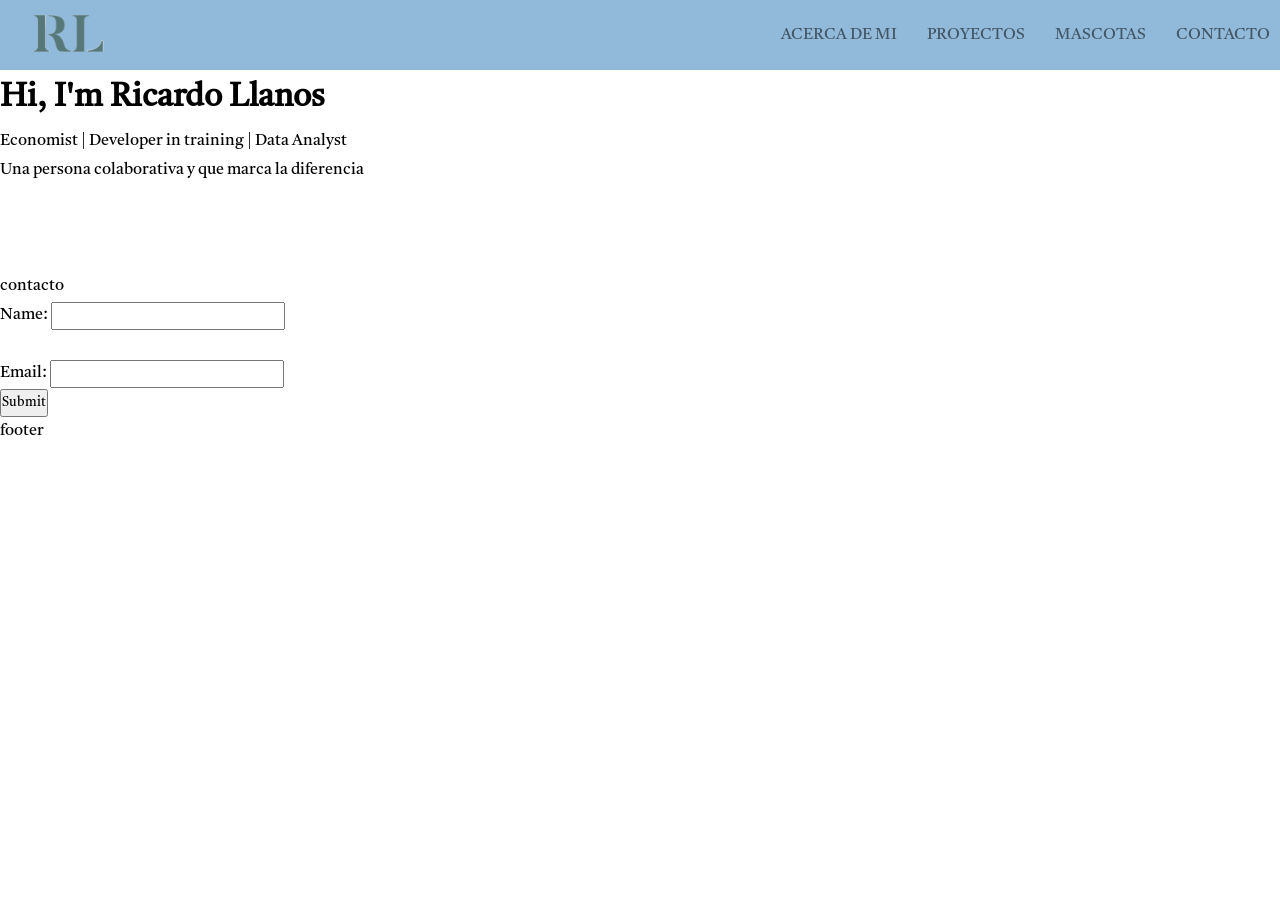
<file: index.html>
<!DOCTYPE html>
<html lang="en">
    <head>
        <meta charset="UTF-8">
        <meta name="viewport" content="width=device-width, initial-scale=1.0">
        <title>Ricardo Llanos</title>
        <link rel="stylesheet" href="style.css">
        <link rel="preconnect" href="https://fonts.googleapis.com">
        <link rel="preconnect" href="https://fonts.gstatic.com" crossorigin>
        <link href="https://fonts.googleapis.com/css2?family=Tiro+Kannada:ital@0;1&display=swap" rel="stylesheet">
    </head>
    <body>
        <header>
            <img src="img/Adobe Express - file.png" alt="" class="logo">
             <input type="checkbox" id="check">
             <nav class="menu"></nav>
                <ul>
                    <label for="check" class="mostrar-menu">
                    &#8801
                    </label>
                    <li><a href="#">ACERCA DE MI</a></li>
                    <li><a href="#">PROYECTOS</a></li>
                    <li><a href="mascotas.html">MASCOTAS</a></li>
                    <li><a href="#">CONTACTO</a></li>
                    <label for="check" class="esconder-menu">
                    &#215
                    </label>
                </ul>
        
             </nav>    
        </header>
        
        <figure>
            <div>
                <h1> Hi, I'm Ricardo Llanos</h1>
                <p>Economist | Developer in training | Data Analyst</p>
            </div>  
        </figure>
        <main class="contenedor-main">
            <section>
                <p>Una persona colaborativa y que marca la diferencia</p>
            </section>
            <section>
                <ul>
                    <li>
                        
                    </li>
                    <li>

                    </li>
                    <li>

                    </li>
                </ul>
            </section>
            <section>
                contacto
                <form action="/sumbit" method="post"></form>
                <label for="name">Name:</label>
                <input type="text" id="name" name="name">
                <br><br>
                <label for="email">Email:</label>
                <input type="text" id="email" name="email"><br>
                <input type="submit" value="Submit">
            </section>
            </section>
        </main>
        <footer>
            footer
        </footer>
    </body>
</html>
</file>
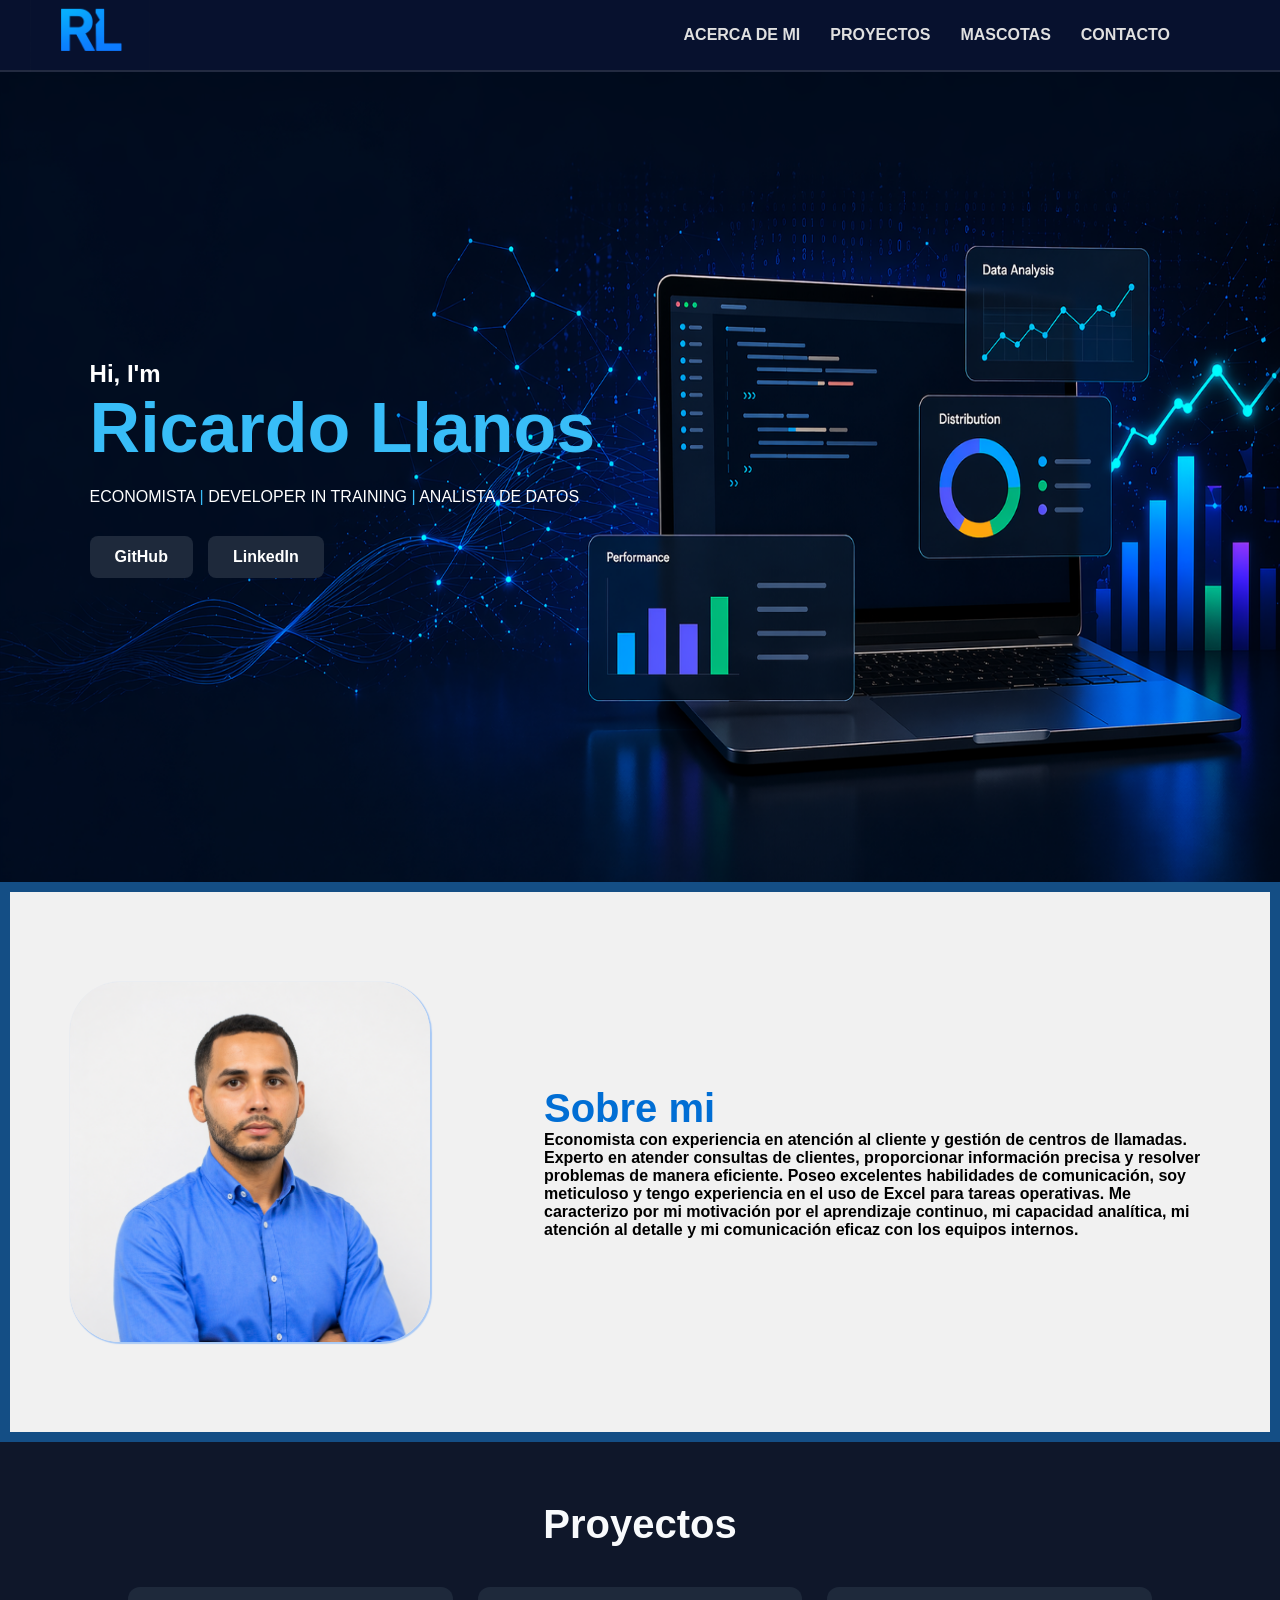
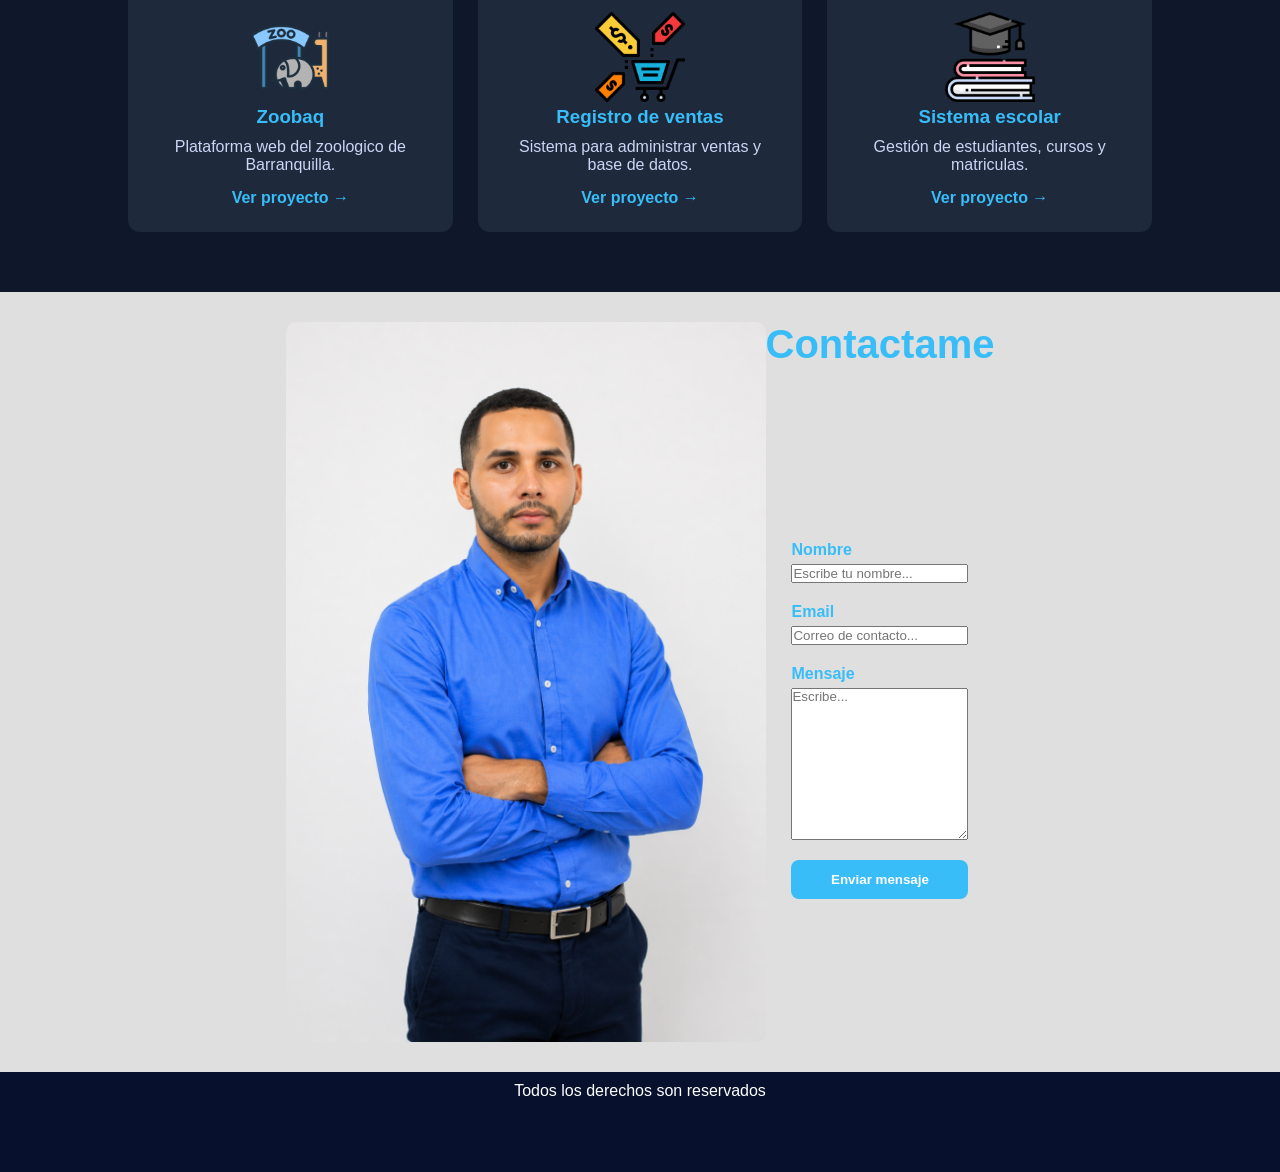
<file: historia de usuario/index.html>
<!DOCTYPE html>
<html lang="en">
    <head>
        <meta charset="UTF-8">
        <meta name="viewport" content="width=device-width, initial-scale=1.0">
        <title>Ricardo Llanos</title>
        <link rel="stylesheet" href="style.css">
        <link rel="preconnect" href="https://fonts.googleapis.com">
        <link rel="preconnect" href="https://fonts.gstatic.com" crossorigin>
        <link href="https://fonts.googleapis.com/css2?family=Tiro+Kannada:ital@0;1&display=swap" rel="stylesheet">
    </head>
    <body>
        <header>
             <img src="img/logo.png" alt="logo" class="logo">
             <!-- BOTON PARA DESPLEGAR EL MENU EN MOVIL -->
             <button id="btn-show" onclick="hiddenHamburguer()">≡ Desplegar menu</button> 
             <nav class="menu" id="nav-menu">
                
                <a href="#">ACERCA DE MI</a>
                <a href="#">PROYECTOS</a>
                <a href="mascotas.html">MASCOTAS</a>
                <a href="#">CONTACTO</a>
             </nav>    
        </header>
        
        <section class="seccion-heroe">
            <img src="img/banner.png" alt="" id="banner">

            <div class="contenido-banner">
                <h1>Hi, I'm <br><span class="nombre-style">Ricardo Llanos</span></h1>
                <p>ECONOMISTA <span>|</span> DEVELOPER IN TRAINING <span>|</span> ANALISTA DE DATOS</p>

                <!-- BOTONES DENTRO DEL CONTENIDO -->
                <div class="contenedor-btns">
                    <a href="https://github.com/ricardollanoz" class="btn github">GitHub</a>
                    <a href="https://www.linkedin.com/in/ricardollanosalvarez/?original_referer=" class="btn linkedin">LinkedIn</a>
                </div>
            </div>
        </section>  <!-- CUERPO PRINCIPAL -->
        <main class="contenedor-main">
            <section class="sobre-mi">
                <img src="img/fotoricardo.png" alt="Foto principal de Ricardo Llanos">
                <div>
                <H1>Sobre mi</H1>
                <p>Economista con experiencia en atención al cliente y gestión de centros de llamadas. 
                    Experto en atender consultas de clientes, proporcionar información precisa y resolver problemas  
                    de manera eficiente. Poseo excelentes habilidades de comunicación, soy meticuloso y tengo experiencia 
                    en el uso de Excel para tareas operativas. Me caracterizo por mi motivación por el aprendizaje continuo, 
                    mi capacidad analítica, mi atención al detalle y mi comunicación eficaz con los equipos internos.</p>
                </div>
                </section>
                <!-- MOSAICO DE PROYECTOS -->
            <section class="proyectos">
                <h2>Proyectos</h2>

                <div class="grid-proyectos">
                    
                    <div class="card">
                        <img src="img/zoo.png" alt="logo del proyecto">
                        <h3>Zoobaq</h3>
                        <p>Plataforma web del zoologico de Barranquilla.</p>
                        <a href="https://github.com/ricardollanoz/html_css_udemy/tree/master/seccion02">Ver proyecto →</a>
                    </div>

                    <div class="card">
                        <img src="img/ventas.png" alt="logo del proyecto">
                        <h3>Registro de ventas</h3>
                        <p>Sistema para administrar ventas y base de datos.</p>
                        <a href="https://github.com/ricardollanoz/sales_record_project">Ver proyecto →</a>
                    </div>

                    <div class="card">
                        <img src="img/conocimiento.png" alt="logo del proyecto">
                        <h3>Sistema escolar</h3>
                        <p>Gestión de estudiantes, cursos y matriculas.</p>
                        <a href="https://github.com/ricardollanoz/managment">Ver proyecto →</a>
                    </div>

                </div>
                <!-- FORMULARIO DE CONTACTO -->
            </section>
            <section class="contacto">
                <img src="img/fotoricardo1.png" alt="Foto de contacto de Ricardo Llanos">
                <div>
                <h2>Contactame</h2>

                <form action="/submit" method="post" class="formulario" id="mi-formulario">

                    <div class="campo">
                        <label for="name">Nombre</label>
                        <input type="text" id="name" name="name" placeholder="Escribe tu nombre..." required>
                    </div>

                    <div class="campo">
                        <label for="email">Email</label>
                        <input type="email" id="email" name="email" placeholder="Correo de contacto..." required>
                    </div>

                    <div class="campo">
                        <label for="mensaje">Mensaje</label>
                        <textarea id="mensaje" name="mensaje" rows="10" placeholder="Escribe..."></textarea>
                    </div>

                    <button type="submit" class="btn-enviar" id="mensaje-exitoso">Enviar mensaje</button>
                </form>
                </div>
                
            </section>
        </main>
        <footer>
            <p>Todos los derechos son reservados</p>
        </footer>
        <script src="main.js"></script>
    </body>
</html>
</file>
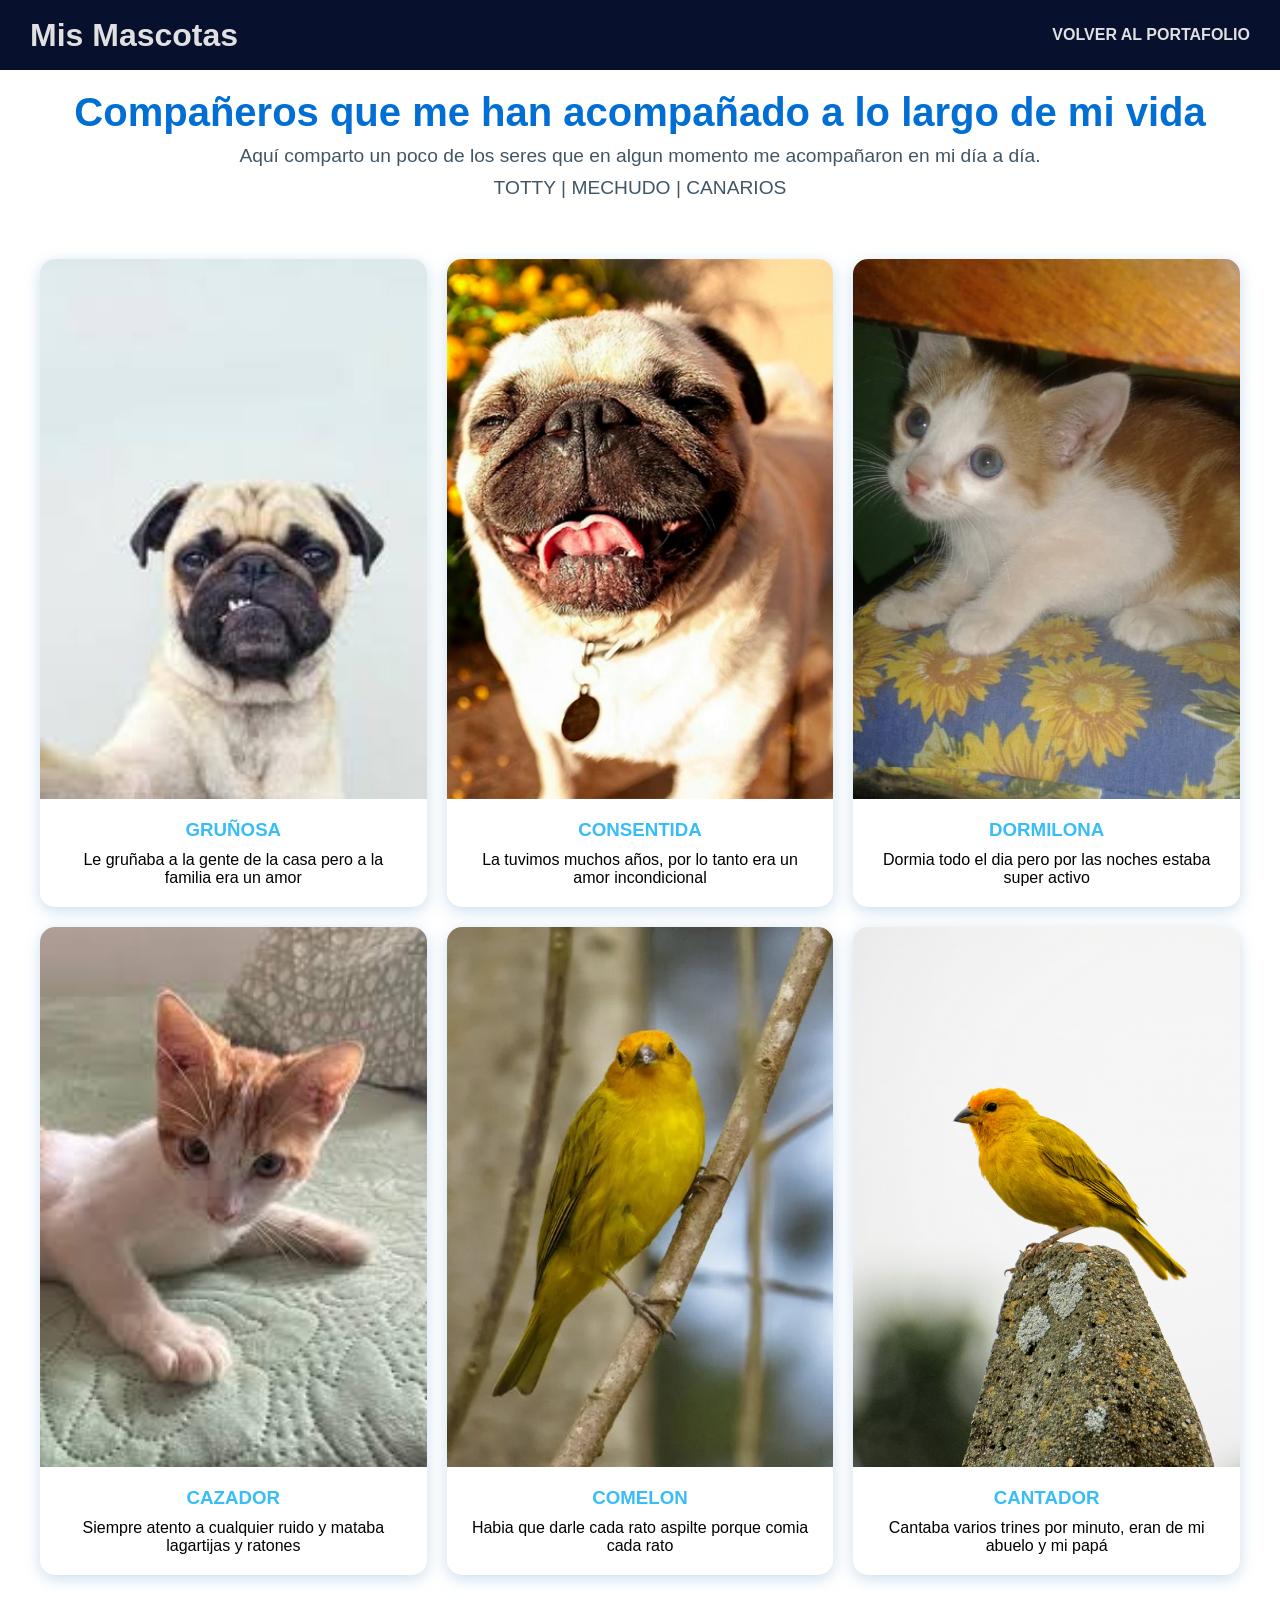
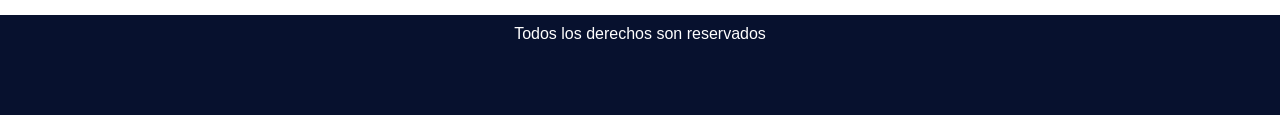
<file: historia de usuario/mascotas.html>
<!DOCTYPE html>
<html lang="es">
    <head>
        <meta charset="UTF-8">
        <meta name="viewport" content="width=device-width, initial-scale=1.0">
        <title>Mascotas</title>
        <link rel="stylesheet" href="stylemascotas.css">
        <link rel="preconnect" href="https://fonts.googleapis.com">
        <link rel="preconnect" href="https://fonts.gstatic.com" crossorigin>
        <link href="https://fonts.googleapis.com/css2?family=Tiro+Kannada:ital@0;1&display=swap" rel="stylesheet">
    </head>
    <body>
        <header>
        <h1>Mis Mascotas</h1>
        <nav class="menu">
            <!-- Enlace para volver al portafolio -->
            <a href="index.html"> VOLVER AL PORTAFOLIO</a>
        </nav>    
    </header>

    <main class="contenedor-main">
        <section class="introduccion-mascotas">
            <h2>Compañeros que me han acompañado a lo largo de mi vida</h2>
            <p>Aquí comparto un poco de los seres que en algun momento me acompañaron en mi día a día.</p>
            <p>TOTTY | MECHUDO | CANARIOS</p>
        </section>

        <!-- Galería combinando Grid y Flexbox -->
        <section class="galeria-mascotas">
            
            <article class="mascota-item">
                <img src="img/mascota1.png" alt="totty">
                <div class="info-mascota">
                    <h3>GRUÑOSA</h3>
                    <p>Le gruñaba a la gente de la casa pero a la familia era un amor</p>
                </div>
            </article>

            <article class="mascota-item">
                <img src="img/mascota2.png" alt="totty">
                <div class="info-mascota">
                    <h3>CONSENTIDA</h3>
                    <p>La tuvimos muchos años, por lo tanto era un amor incondicional</p>
                </div>
            </article>

            <article class="mascota-item">
                <img src="img/mascota3.png" alt="mechudo">
                <div class="info-mascota">
                    <h3>DORMILONA</h3>
                    <p>Dormia todo el dia pero por las noches estaba super activo</p>
                </div>
            </article>

            <article class="mascota-item">
                <img src="img/mascota4.png" alt="mechudo">
                <div class="info-mascota">
                    <h3>CAZADOR</h3>
                    <p>Siempre atento a cualquier ruido y mataba lagartijas y ratones</p>
                </div>
            </article>

            <article class="mascota-item">
                <img src="img/mascota5.png" alt="canarios">
                <div class="info-mascota">
                    <h3>COMELON</h3>
                    <p>Habia que darle cada rato aspilte porque comia cada rato</p>
                </div>
            </article>

            <article class="mascota-item">
                <img src="img/mascota6.png" alt="canarios">
                <div class="info-mascota">
                    <h3>CANTADOR</h3>
                    <p>Cantaba varios trines por minuto, eran de mi abuelo y mi papá</p>
                </div>
            </article>

        </section>
    </main>

    <footer>
        <p>Todos los derechos son reservados</p>
    </footer>
    </body>
</html>
</file>
<file: style.css>
*{
    margin: 0px;
    padding: 0px;
    font-family: "Tiro Kannada", serif;
}

header{
    height: 70px;
    background:     #91b9da; /*ajusta el tamaño de los laterales*/
    display: flex;
    justify-content: space-between;
    align-items: center;


}
.logo{
     max-height: 80px; /* Ajusta la altura máxima para que sea responsivo */
    width: auto; /* Mantiene la proporción */
    margin: 0 30px;
}

header ul{
    display: flex;
    align-items: center;
    gap: 10px;
}

header ul li{
    list-style-type: none;
    
}

header ul li a{
    text-decoration: none;
    color: #425564;
    padding: 0 10px;
    transition: 0.4s;
}


.mostrar-menu,
.esconder-menu{
    font-size: 30px;
    cursor: pointer;
    display: none;
    transition: 0.4 s;
}
.mostrar-menu{
    order: 1;
}

header ul li a:hover, 
.esconder-menu:hover, 
.mostrar-menu:hover{
    color: white;
    
}

#check{
    display: none;
}

/* RESPONSIVE*/
@media(max-width: 768px){    /* HEADER */
    .mostrar-menu,
    .esconder-menu{
        display: block;
    }
}


.menu{
    position: fixed;
    width: 100%;
    height: 100vh;
    background-color: #425564;
    right: -100%;
    top: 0;
    text-align: center;
    padding: 100px 0px;
    z-index: 100;
    transition: 0.8s;
}

nav ul li a{
    display: block;
    padding: 20px;
}

.esconder-menu{
    position: relative;
    top: 40px;
    right: 40px;
}
#check:checked ~ .menu{
    right: 0;
}
</file>
<file: historia de usuario/style.css>
*{
    margin: 0px;
    padding: 0px;
     font-family: sans-serif;
    
    
}

header{
    height: 70px;
    background: #07112e; 
    display: flex;
    justify-content: space-between;
    align-items: center;
    border-bottom: 2px solid rgba(121, 121, 121, 0.247);

}
.logo{
     max-height: 120px; /* Ajusta la altura máxima para que sea responsivo */
    width: auto; /* Mantiene la proporción */
    margin: 0 30px;
}

.menu{
    display: flex;
    align-items: center;
    gap: 10px;
    color: #425564;
    margin-right: 100px ;
}

.menu a{
    color: #e0e0e0;
    text-decoration: none;
    padding: 0 10px;
    transition: 0.4s;
    font-weight: 600;
}

.menu a:hover {
    color: #016ed4;
    transform: translateY(-2px);


    
}

#btn-show {
    display: none;
    font-size: 30px;
    background: none;
    border: none;
    color: white;
    cursor: pointer;
}

.seccion-heroe {
    display: flex;
    justify-content: center;
    align-items: center;

}


/* IMAGEN */
#banner {
    width: 100%;
    height: 90vh;
    position: relative;
}

/* CONTENIDO ENCIMA DEL BANNER */
.contenido-banner {
    position: absolute;
    top: 40%;
    left: 7%;
    
    color: white;
}

/* NOMBRE */
.nombre-style {
    color: #38BDF8;
    font-size: 70px;
}

/* TEXTO */
.contenido-banner p {
    margin-top: 20px;
}
.contenido-banner p span{
    color: #38BDF8;
}

/* BOTONES */
.contenedor-btns {
    margin-top: 30px;
    display: flex;
    gap: 15px;
}

/* ESTILO BASE */
.btn {
    padding: 12px 25px;
    border-radius: 8px;
    text-decoration: none;
    font-weight: bold;
    transition: 0.3s;
}

/* GITHUB */
.github {
    background: #1E293B;
    color: white;
}

.github:hover {
    background: #38BDF8;
}

/* LINKEDIN */
.linkedin {
     background: #1E293B;
    color: white;
}

.linkedin:hover {
    background: #38BDF8;
}

/* SECCION SOBRE MI */

.sobre-mi{
    display: flex;
    height:60vh ;
    width: auto;
    background-color: rgb(241, 241, 241);
    padding: 0 60px;
    gap: 10%;
    align-items: center;
    justify-content: center;
    border: #00407cea solid 10px;
    
}
.sobre-mi img{
    height: 40vh;
    width: auto;
    border-radius: 50px;
    box-shadow: 1px 1px 1px 1px rgba(0, 110, 255, 0.3);
}

.sobre-mi div h1{
    color: #016ed4;
    font-size: 2.5rem;
    
}
.sobre-mi div p{
    font-weight: 600;
}


/* PROYECTOS */
.proyectos {
    padding: 60px 10%;
    background: #0F172A;
    color: #F8FAFC;
    text-align: center;
}

.proyectos h2 {
    font-size: 2.5rem;
    margin-bottom: 40px;
}

/* GRID */
.grid-proyectos {
    display: grid;
    grid-template-columns: repeat(3, 1fr);
    gap: 25px;
}

/* TARJETAS */
.card {
    background: #1E293B;
    padding: 25px;
    border-radius: 12px;
    text-align: center;
    transition: 0.3s ease;
}

/* HOVER */
.card:hover {
    transform: translateY(-8px);
    box-shadow: 0 10px 25px rgba(0,0,0,0.3);
}

/* TITULO */
.card h3 {
    margin-bottom: 10px;
    color: #38BDF8;
}

/* TEXTO */
.card img{
    height: 10vh;
}
.card p {
    margin-bottom: 15px;
    color: #CBD5F5;
}

/* LINK */
.card a {
    color: #38BDF8;
    text-decoration: none;
    font-weight: bold;
}

.card a:hover {
    text-decoration: underline;
}

.contacto {
    padding: 60px 10%;
    background: #0F172A;
    color: #217dda;
    text-align: center;
    display: flex;
    justify-content: center;
}
.contacto img{
    height: 80vh;
    width: auto;
    border-radius: 10px;
    
}

.contacto h2 {
    font-size: 2.5rem;
    margin-bottom: 30px;
    
}
.contacto div{
    display: flex;
    flex-direction: column;
}

/* FORM */
.formulario {
    max-width: 900px;
    margin: auto;
    display: flex;
    flex-direction: column;
    gap: 20px;
}

/* CAMPOS */
.campo {
    display: flex;
    flex-direction: column;
    text-align: left;
}

/* LABEL */
.campo label {
    margin-bottom: 5px;
    font-weight: 600;
}


.btn-enviar {
    padding: 12px;
    border: none;
    border-radius: 8px;
    background: #38BDF8;
    color: white;
    font-weight: bold;
    cursor: pointer;
    transition: 0.3s;
}

/* HOVER */
.btn-enviar:hover {
    background: #0ea5e9;
}

/* FORMULARIO */
.contacto {
    padding: 30px 5%;
    background: rgb(223, 223, 223);
}
   

.contacto h2 {
    font-size: 2.5rem;
    margin-bottom: 30px;
    color: #38BDF8;
}

/* FORM */
.formulario {
    max-width: 500px;
    margin: auto;
    display: flex;
    flex-direction: column;
    gap: 20px;
    color: #38BDF8;
}

/* CAMPOS */
.campo {
    display: flex;
    flex-direction: column;
    text-align: left;
}

/* LABEL */
.campo label {
    margin-bottom: 5px;
    font-weight: 900;
}


/* BOTÓN */
.btn-enviar {
    padding: 12px;
    border: none;
    border-radius: 8px;
    background: #38BDF8;
    color: white;
    font-weight: bold;
    cursor: pointer;
    transition: 0.3s;
}

/* HOVER */
.btn-enviar:hover {
    background: #0ea5e9;
}

/* FOOTER */

footer{
    text-align: center;
    padding-top: 10px;
    height: 10vh;
    width: auto;
    background-color: #07112e;
    color: white;
}

@media (max-width: 480px) {

    /* MENU EN COLUMNA */
    header {
        flex-direction: column;
        align-items: center;
        margin-right: 0;
        height: 30vh;
    }
    #btn-show { display: block; } /* Muestra el botón en móvil */

    .menu {
        display: none; /* Oculto por defecto en móvil */
        flex-direction: column;
        position: absolute;
        top: 90px;
        left: 0;
        width: 100%;
        background: #07112e;
       
    }

    .menu.active {
        display: flex; /* Se muestra cuando tiene la clase 'active' */
    }


    .seccion-heroe {
        flex-direction: column;
        height: auto;
    }
    #banner {
        height: 70vh;
    }

    /* HERO TEXTO CENTRADO */
    .contenido-banner {
        position: absolute;
        top: 60%;
        left: 50%;
        transform: translate(-50%, -50%);
        text-align: center;
    }

    /* BOTONES CENTRADOS */
    .contenedor-btns {
        justify-content: center;
        flex-wrap: wrap;
    }
    
    /* SOBRE MI EN COLUMNA */
    .sobre-mi {
        flex-direction: column;
        height: auto;
        padding: 30px;
        text-align: center;
    }

    /* PROYECTOS 1 COLUMNA */
    .grid-proyectos {
        grid-template-columns: 1fr;
    }

    /* GALERÍA (si tienes una) */
    .galeria {
        display: grid;
        grid-template-columns: repeat(2, 1fr);
        gap: 10px;
    }
    .contacto{
        flex-direction: column;
        gap: 20px;
    }
    .contacto img{
        height: auto;
        max-width: 100%;
    }
}



@media (min-width: 481px) and (max-width: 768px) {

    /* Ajuste del Header */
    .menu {
        margin-right: 30px; /* Reduce el margen lateral */
    }

    /* Hero Section: Texto un poco más pequeño para que quepa bien */
    .nombre-style {
        font-size: 50px;
    }

    /* Sobre Mí: Ajuste de proporciones */
    .sobre-mi {
        height: auto;
        padding: 40px;
        gap: 5%;
    }
    
    .sobre-mi img {
        height: 30vh; /* Imagen más pequeña para dejar espacio al texto */
    }

    /* PROYECTOS EN 2 COLUMNAS */
    .grid-proyectos {
        grid-template-columns: repeat(2, 1fr);
        gap: 20px;
    }

    /* Contacto: Imagen y formulario */
    .contacto {
        flex-direction: row; /* Mantiene el orden horizontal pero con menos gap */
        gap: 20px;
        padding: 40px 5%;
    }

    .contacto img {
        height: 50vh; /* Reduce el tamaño de la imagen */
        width: auto;
    }
    
    .formulario {
        width: 100%;
    }
}
</file>
<file: historia de usuario/stylemascotas.css>
*{
    margin: 0;
    padding: 0;
    font-family: sans-serif;
}

header {
    height: 70px;
    background: #07112e;
    display: flex;
    justify-content: space-between;
    align-items: center;
    padding: 0 30px;
}
header h1 {
    color: #e0e0e0;
}

header nav a {
    color: #e0e0e0;
    text-decoration: none;
    margin-left: 20px;
    transition: 0.4s;
    font-weight: 600;
    
}
.menu a:hover {
    color: #016ed4;
    transform: translateY(-2px);
}

.contenedor-main {
    max-width: 1200px;
    margin: 0 auto;
    padding: 20px;
}
.introduccion-mascotas {
    text-align: center;
    margin-bottom: 40px;
}

.introduccion-mascotas h2 {
    color: #016ed4;
    font-size: 2.5rem;
}
.introduccion-mascotas P{
    color: #425564;
    font-size: 1.2rem;
    margin-top: 10px;
}

/* GALERÍA CON GRID (Layout principal) */
.galeria-mascotas {
    display: grid;
    grid-template-columns: repeat(auto-fit, minmax(300px, 1fr)); /* Mosaico responsivo */
    gap: 20px;
    padding: 20px 0;
}

/* CADA ITEM CON FLEXBOX (Para alinear imagen y texto) */
.mascota-item {
    display: flex;
    flex-direction: column; /* Organiza contenido en vertical */
    background: white;
    border-radius: 15px;
    overflow: hidden;
    box-shadow: 0 4px 15px rgba(140, 182, 216, 0.438);
    transition: 0.3s;
}

.mascota-item:hover {
    transform: scale(1.03);
}

.mascota-item img {
    max-width: 100%;
    height: 60vh;
    object-fit: cover; /* Evita que la foto se deforme */
}

.info-mascota {
    padding: 20px;
    display: flex;
    flex-direction: column;
    gap: 10px;
    text-align: center;
}

.info-mascota h3 {
    color: #38BDF8;
}

footer{
    text-align: center;
    padding-top: 10px;
    height: 10vh;
    width: auto;
    background-color: #07112e;
    color: white;
}
</file>
